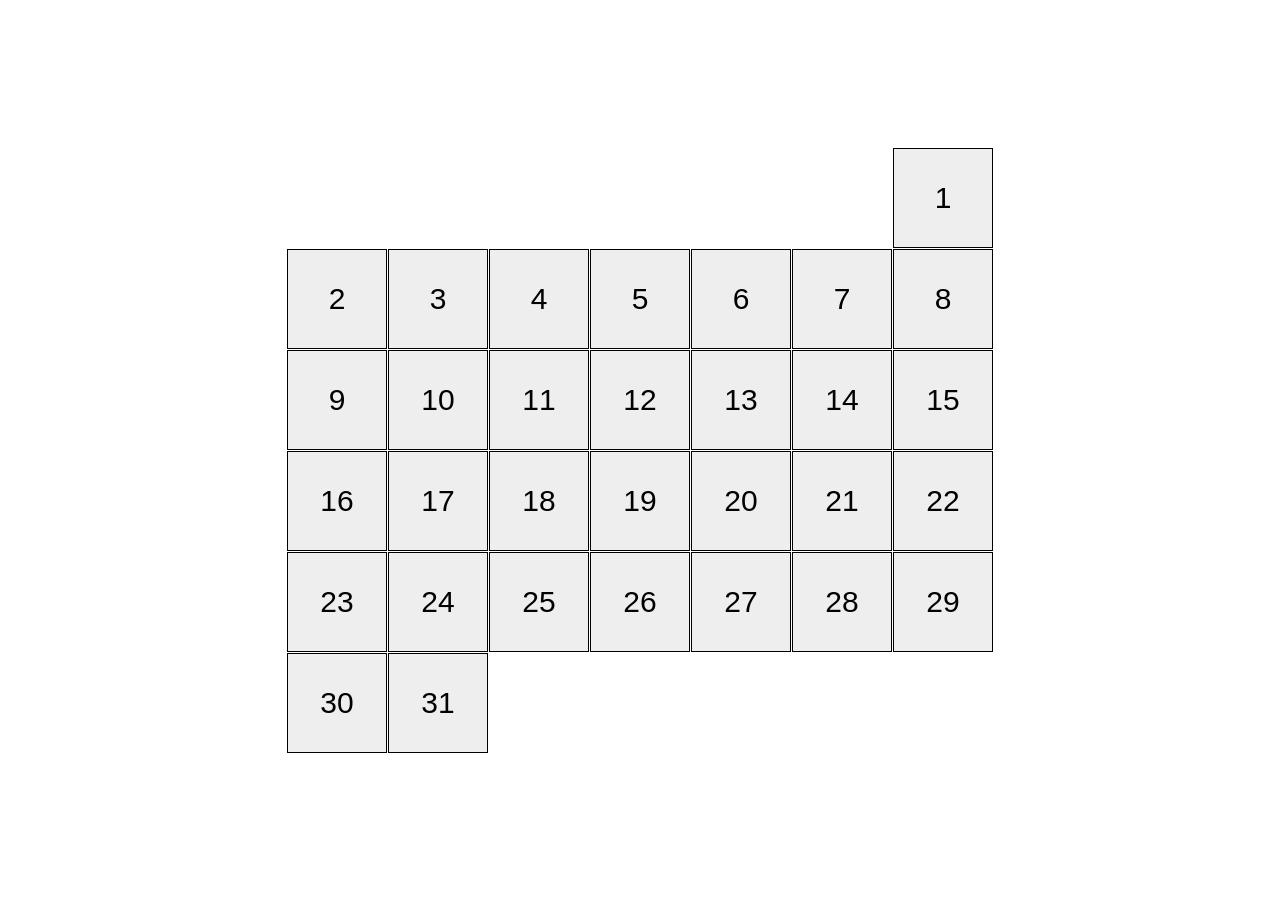
<file: index.html>
<!doctype html><html lang="en"><head><meta charset="utf-8"><meta name="viewport" content="width=device-width, initial-scale=1.0"><title>Calendar</title><link rel="stylesheet" href="index.c9a97410.css"></head><body> <ul class="calendar calendar--month-length-31 calendar--start-day-sun"> <li class="calendar__day calendar__day--1"></li> <li class="calendar__day calendar__day--2"></li> <li class="calendar__day calendar__day--3"></li> <li class="calendar__day calendar__day--4"></li> <li class="calendar__day calendar__day--5"></li> <li class="calendar__day calendar__day--6"></li> <li class="calendar__day calendar__day--7"></li> <li class="calendar__day calendar__day--8"></li> <li class="calendar__day calendar__day--9"></li> <li class="calendar__day calendar__day--10"></li> <li class="calendar__day calendar__day--11"></li> <li class="calendar__day calendar__day--12"></li> <li class="calendar__day calendar__day--13"></li> <li class="calendar__day calendar__day--14"></li> <li class="calendar__day calendar__day--15"></li> <li class="calendar__day calendar__day--16"></li> <li class="calendar__day calendar__day--17"></li> <li class="calendar__day calendar__day--18"></li> <li class="calendar__day calendar__day--19"></li> <li class="calendar__day calendar__day--20"></li> <li class="calendar__day calendar__day--21"></li> <li class="calendar__day calendar__day--22"></li> <li class="calendar__day calendar__day--23"></li> <li class="calendar__day calendar__day--24"></li> <li class="calendar__day calendar__day--25"></li> <li class="calendar__day calendar__day--26"></li> <li class="calendar__day calendar__day--27"></li> <li class="calendar__day calendar__day--28"></li> <li class="calendar__day calendar__day--29"></li> <li class="calendar__day calendar__day--30"></li> <li class="calendar__day calendar__day--31"></li> </ul> </body></html>
</file>
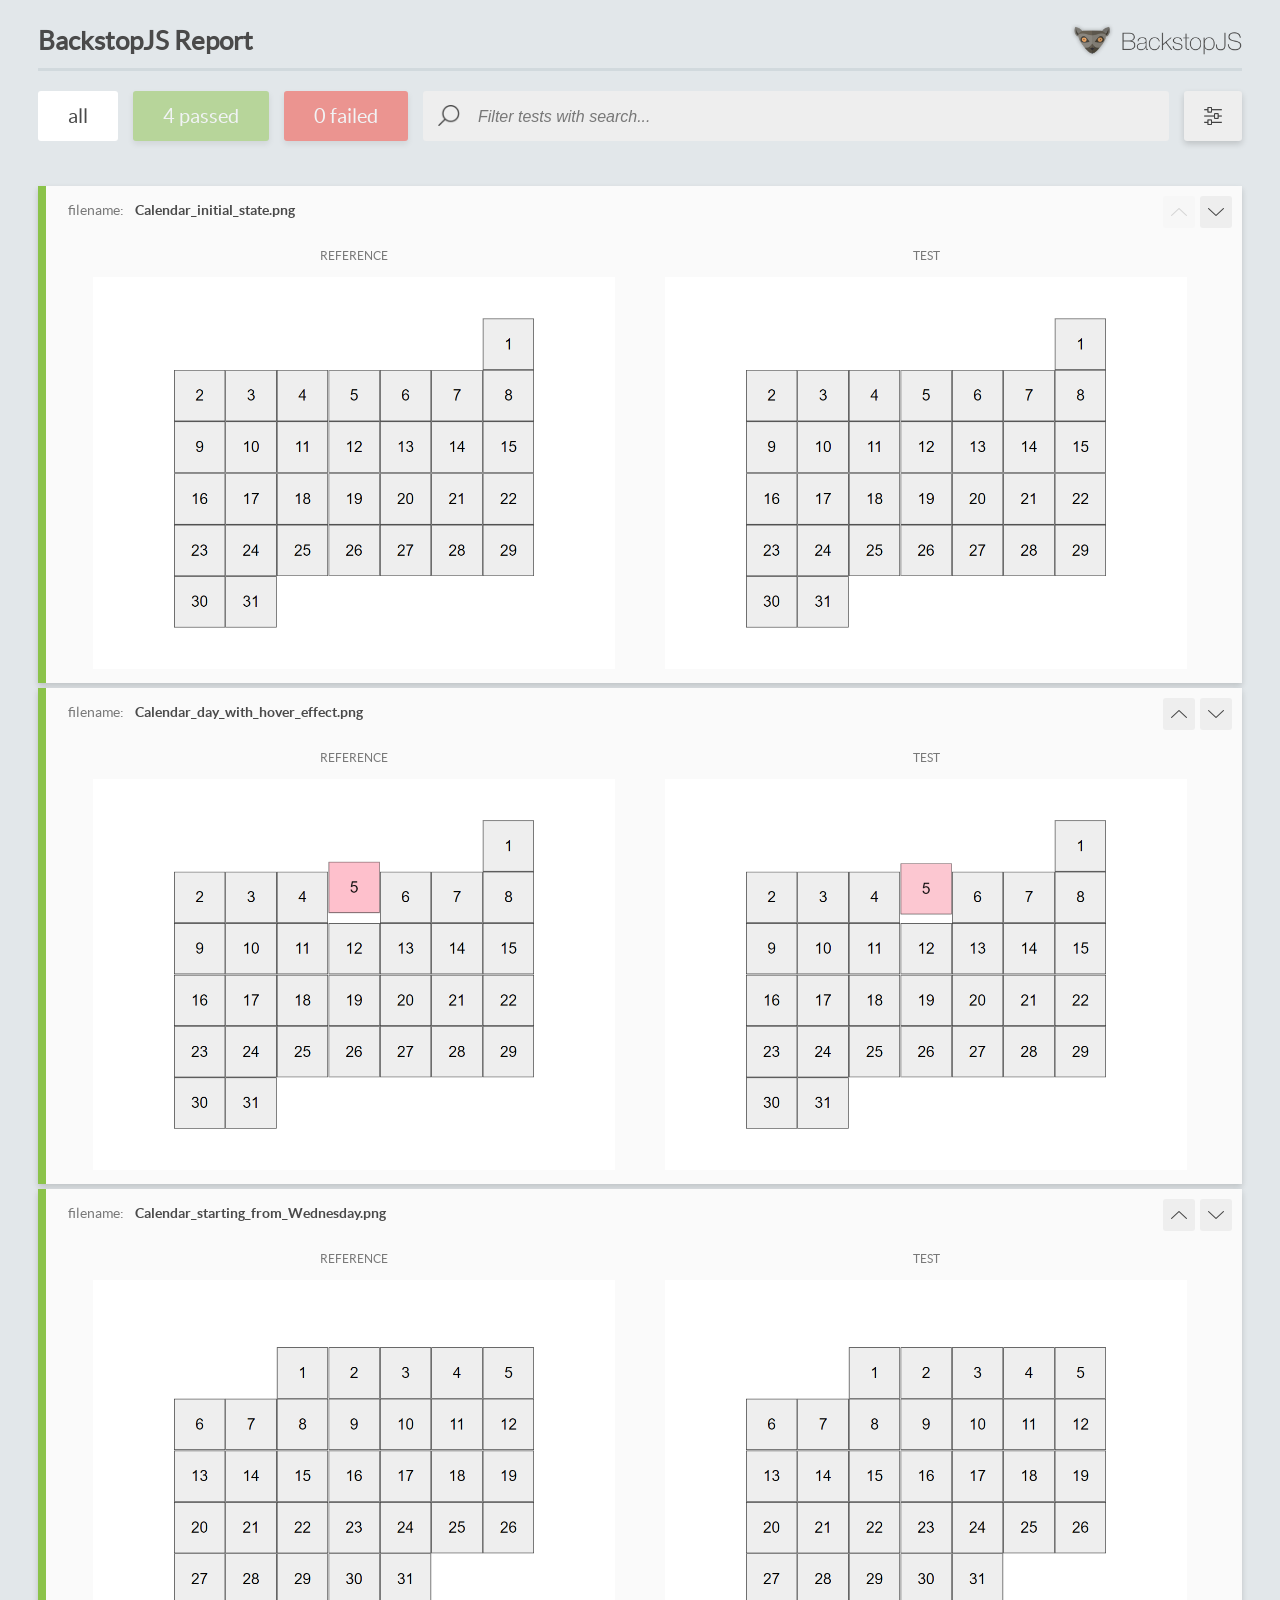
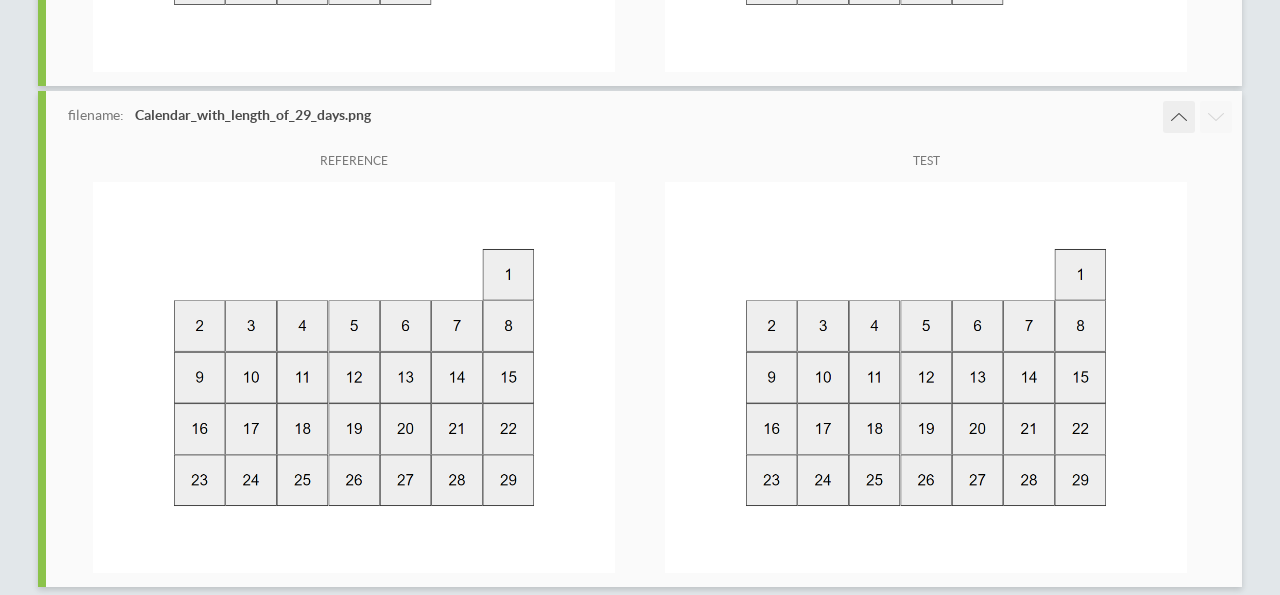
<file: report/html_report/index.html>
<!DOCTYPE html>
<html>
  <head>
    <meta charset="utf-8">
    <!-- Disable Cache -->
    <meta http-equiv="Cache-Control" content="no-cache, no-store, must-revalidate">
    <meta http-equiv="Pragma" content="no-cache">
    <meta http-equiv="Expires" content="0">

    <title>BackstopJS Report</title>

    <style>
      @font-face {
          font-family: 'latoregular';
          src: url('./assets/fonts/lato-regular-webfont.woff2') format('woff2'),
              url('./assets/fonts/lato-regular-webfont.woff') format('woff');
          font-weight: 400;
          font-style: normal;
      }
      @font-face {
          font-family: 'latobold';
          src: url('./assets/fonts/lato-bold-webfont.woff2') format('woff2'),
              url('./assets/fonts/lato-bold-webfont.woff') format('woff');
          font-weight: 700;
          font-style: normal;
      }

      .ReactModal__Body--open {
          overflow: hidden;
      }
      .ReactModal__Body--open .header {
        display: none;
      }

    </style>
  </head>
  <body style="background-color: #E2E7EA">
    <div id="root">

    </div>
    <script>
      function report (report) { // eslint-disable-line no-unused-vars
        window.tests = report;
      }
    </script>
    <script src="config.js"></script>
    <script src="index_bundle.js"></script>
  </body>
</html>
</file>
<file: index.c9a97410.css>
body{justify-content:center;align-items:center;min-height:100vh;margin:0;padding:0;font-family:Arial,Helvetica,sans-serif;font-size:30px;display:flex}.calendar{box-sizing:border-box;flex-wrap:wrap;gap:1px;width:710px;padding-inline:2px;display:flex}.calendar--month-length-28 li:nth-child(29),.calendar--month-length-28 li:nth-child(30),.calendar--month-length-28 li:nth-child(31),.calendar--month-length-28 li:nth-child(32),.calendar--month-length-29 li:nth-child(30),.calendar--month-length-29 li:nth-child(31),.calendar--month-length-29 li:nth-child(32),.calendar--month-length-30 li:nth-child(31),.calendar--month-length-30 li:nth-child(32),.calendar--month-length-31 li:nth-child(32){display:none}.calendar--start-day-mon :first-child{margin-left:0}.calendar--start-day-tue :first-child{margin-left:101px}.calendar--start-day-wed :first-child{margin-left:202px}.calendar--start-day-thu :first-child{margin-left:303px}.calendar--start-day-fri :first-child{margin-left:404px}.calendar--start-day-sat :first-child{margin-left:505px}.calendar--start-day-sun :first-child{margin-left:606px}.calendar__day{box-sizing:border-box;background-color:#eee;border:1px solid #000;justify-content:center;align-items:center;width:100px;height:100px;transition:all .5s;display:flex}.calendar__day--1:before{content:"1";color:#000;font-size:30px}.calendar__day--2:before{content:"2";color:#000;font-size:30px}.calendar__day--3:before{content:"3";color:#000;font-size:30px}.calendar__day--4:before{content:"4";color:#000;font-size:30px}.calendar__day--5:before{content:"5";color:#000;font-size:30px}.calendar__day--6:before{content:"6";color:#000;font-size:30px}.calendar__day--7:before{content:"7";color:#000;font-size:30px}.calendar__day--8:before{content:"8";color:#000;font-size:30px}.calendar__day--9:before{content:"9";color:#000;font-size:30px}.calendar__day--10:before{content:"10";color:#000;font-size:30px}.calendar__day--11:before{content:"11";color:#000;font-size:30px}.calendar__day--12:before{content:"12";color:#000;font-size:30px}.calendar__day--13:before{content:"13";color:#000;font-size:30px}.calendar__day--14:before{content:"14";color:#000;font-size:30px}.calendar__day--15:before{content:"15";color:#000;font-size:30px}.calendar__day--16:before{content:"16";color:#000;font-size:30px}.calendar__day--17:before{content:"17";color:#000;font-size:30px}.calendar__day--18:before{content:"18";color:#000;font-size:30px}.calendar__day--19:before{content:"19";color:#000;font-size:30px}.calendar__day--20:before{content:"20";color:#000;font-size:30px}.calendar__day--21:before{content:"21";color:#000;font-size:30px}.calendar__day--22:before{content:"22";color:#000;font-size:30px}.calendar__day--23:before{content:"23";color:#000;font-size:30px}.calendar__day--24:before{content:"24";color:#000;font-size:30px}.calendar__day--25:before{content:"25";color:#000;font-size:30px}.calendar__day--26:before{content:"26";color:#000;font-size:30px}.calendar__day--27:before{content:"27";color:#000;font-size:30px}.calendar__day--28:before{content:"28";color:#000;font-size:30px}.calendar__day--29:before{content:"29";color:#000;font-size:30px}.calendar__day--30:before{content:"30";color:#000;font-size:30px}.calendar__day--31:before{content:"31";color:#000;font-size:30px}.calendar__day:hover{cursor:pointer;background-color:#ffbfcb;transform:translateY(-20px)}
/*# sourceMappingURL=index.c9a97410.css.map */
</file>
